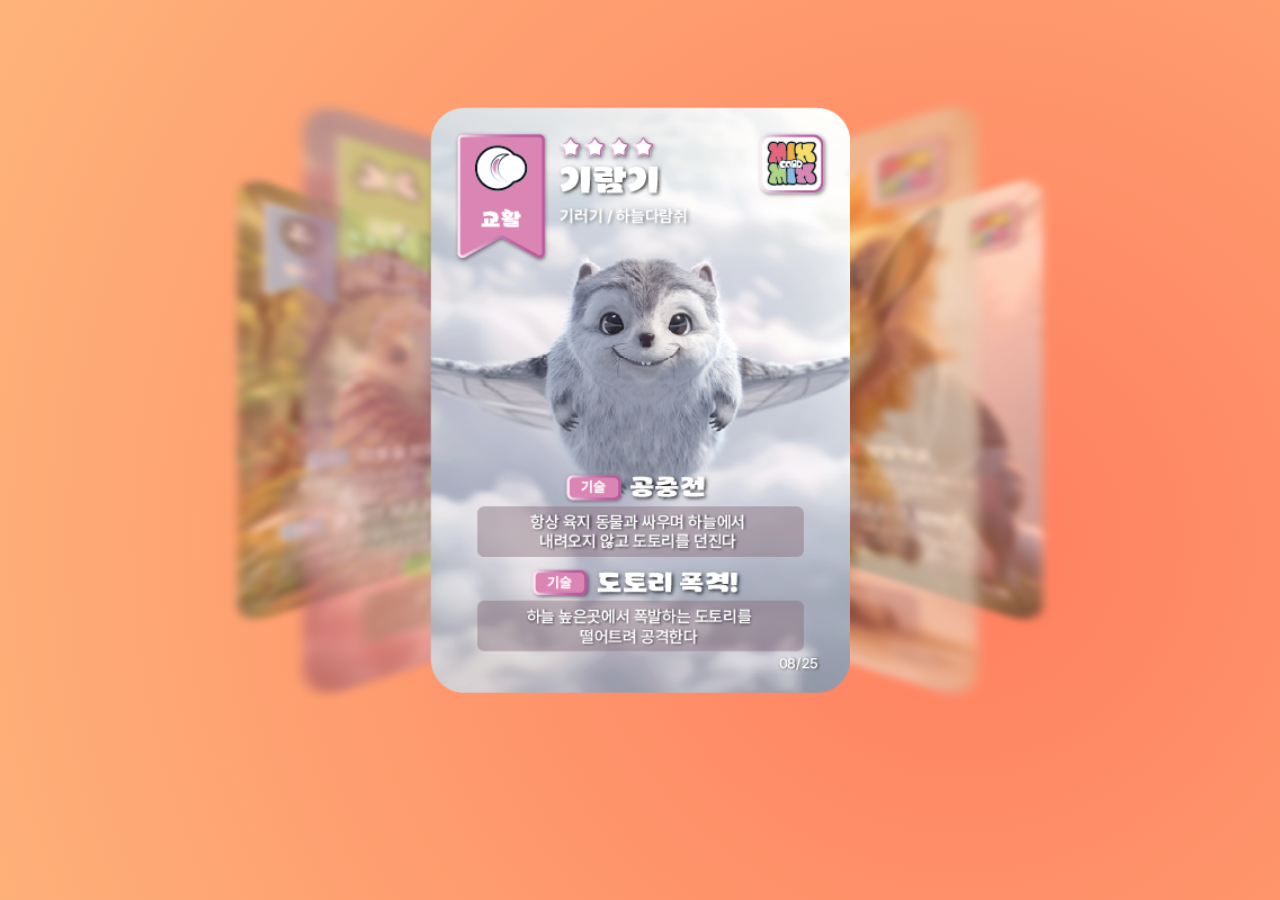
<file: index.html>
<!DOCTYPE html>
    <html lang="en">
    <head>
        <meta charset="UTF-8">
        <meta http-equiv="X-UA-Compatible" content="IE=edge">
        <meta name="viewport" content="width=device-width, initial-scale=1.0">
        <title>Document</title>
        <link rel="stylesheet" href="style.css">
    </head>
    <body>
     <div class="slider">
  <div class="item">
    <a href="page1.html?name=꾸로꼬&img=꾸로꼬.png">
      <img src="꾸로꼬.png" alt="Description 1">
    </a>
  </div>

  <div class="item">
    <a href="page1.html?name=갑갑벌레&img=갑갑벌레.png">
      <img src="갑갑벌레.png" alt="Card 1">
    </a>
  </div>

  <div class="item">
    <a href="page1.html?name=구구냐&img=구구냐.png">
      <img src="구구냐.png" alt="Card 1">
    </a>
  </div>

  <div class="item">
    <a href="page1.html?name=기람기&img=기람기.png">
      <img src="기람기.png" alt="Card 1">
    </a>
  </div>

  <div class="item">
    <a href="page1.html?name=꾸로로크&img=꾸로로크.png">
      <img src="꾸로로크.png" alt="Card 1">
    </a>
  </div>

  <div class="item">
    <a href="page1.html?name=레울&img=레울.png">
      <img src="레울.png" alt="Card 1">
    </a>
  </div>

  <div class="item">
    <a href="page1.html?name=문워캣&img=문워캣.png">
      <img src="문워캣.png" alt="Card 1">
    </a>
  </div>

  <div class="item">
    <a href="page1.html?name=미꾸달&img=미꾸달.png">
      <img src="미꾸달.png" alt="Card 1">
    </a>
  </div>

  <div class="item">
    <a href="page1.html?name=버터잭&img=버터잭.png">
      <img src="버터잭.png" alt="Card 1">
    </a>
  </div>

  <div class="item">
    <a href="page1.html?name=얼룩픽&img=얼룩픽.png">
      <img src="얼룩픽.png" alt="Card 1">
    </a>
</div> 

    <div class="item">
    <a href="page1.html?name=여우숨&img=여우숨.png">
      <img src="여우숨.png" alt="Card 1">
    </a>
  </div>

  <div class="item">
    <a href="page1.html?name=우파루룽&img=우파루룽.png">
      <img src="우파루룽.png" alt="Card 1">
    </a>
  </div>

  <div class="item">
    <a href="page1.html?name=코꾸굼&img=코꾸꿈.png">
      <img src="코꾸꿈.png" alt="Card 1">
    </a>
  </div>

  <div class="item">
    <a href="page1.html?name=코코맴매&img=코코맴매.png">
      <img src="코코맴매.png" alt="Card 1">
    </a>
  </div>


  <div class="item">
    <a href="page1.html?name=토토소&img=토토소.png">
      <img src="토토소.png" alt="Card 1">
    </a>
  </div>

  <div class="item">
    <a href="page1.html?name=포시꼬꼭꼬&img=포시꼬꼭꼬.png">
      <img src="포시꼬꼭꼬.png" alt="Card 1">
    </a>
  </div>

  <div class="item">
    <a href="page1.html?name=해로롱&img=해로롱.png">
      <img src="해로롱.png" alt="Card 1">
    </a>
  </div>

  <div class="item">
    <a href="page1.html?name=화르룩&img=화르룩.png">
      <img src="화르룩.png" alt="Card 1">
    </a>
  </div>


  <div class="item">
    <a href="page1.html?name=히코&img=히코.png">
      <img src="히코.png" alt="Card 1">
    </a>
  </div>

  <button id="next">></button>
  <button id="prev"><</button>
</div>

    
        <script src="app.js"></script>
    </body>
    </html>
</file>
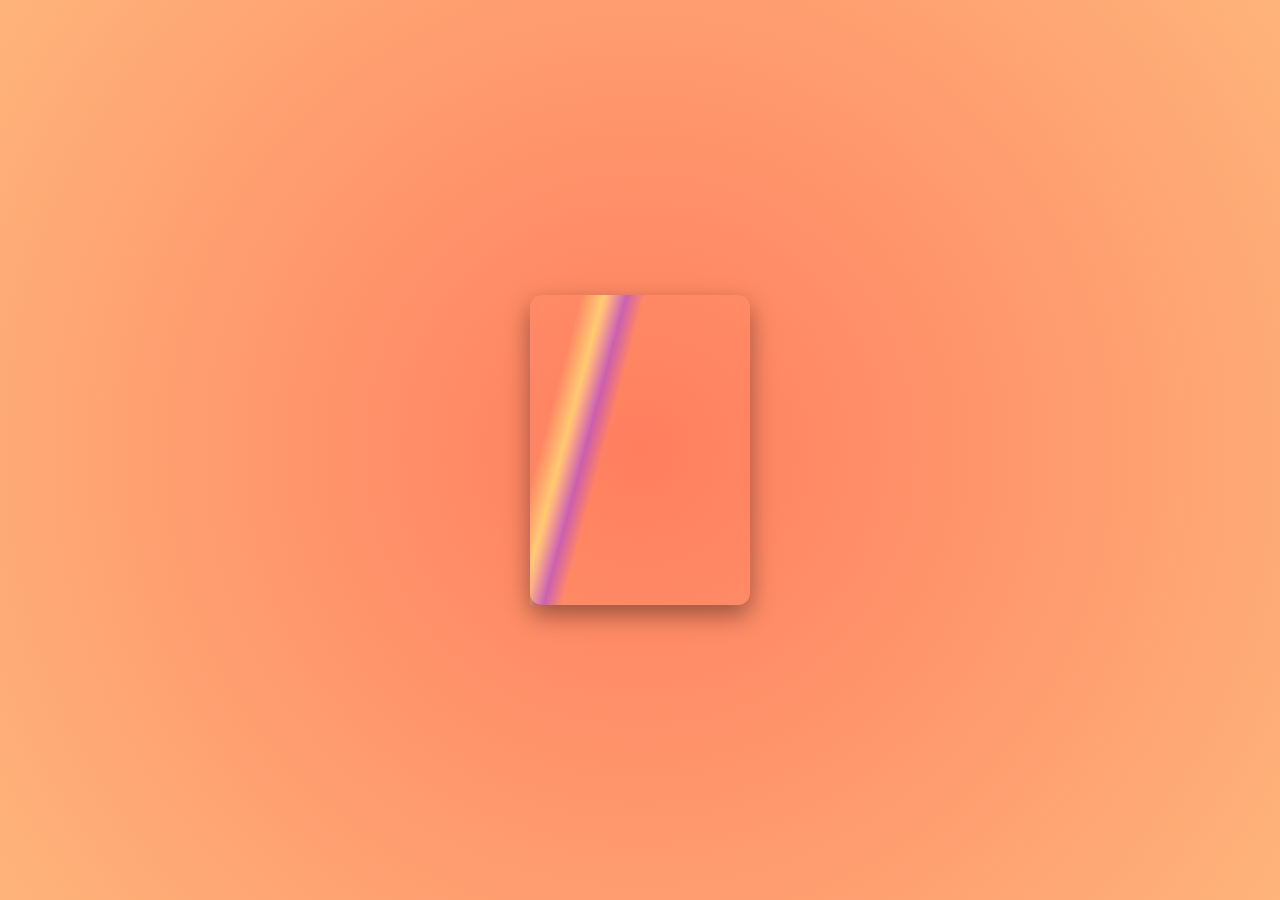
<file: card.html>
<!DOCTYPE html>
<html lang="ko">
<head>
  <meta charset="UTF-8" />
  <meta name="viewport" content="width=device-width, initial-scale=1.0, user-scalable=no" />
  <title>Card View</title>
  <style>
    body {
      display: flex;
      justify-content: center;
      align-items: center;
      height: 100vh;
      margin: 0;
      background: radial-gradient(circle, #ff7e5f, #feb47b);
      overflow: hidden;
    }

    .container {
      width: 220px;
      height: 310px;
      transition: all 0.1s;
      position: relative;
      transform-style: preserve-3d;
    }

    .overlay {
      position: absolute;
      width: 220px;
      height: 310px;
      background: linear-gradient(
        105deg,
        transparent 40%,
        rgba(255, 219, 112, 0.8) 45%,
        rgba(132, 50, 255, 0.6) 50%,
        transparent 54%
      );
      filter: brightness(1.1) opacity(0.8);
      mix-blend-mode: color-dodge;
      background-size: 150% 150%;
      background-position: 100%;
      transition: all 0.1s;
      pointer-events: none;
    }

    .card {
      width: 220px;
      height: 310px;
      background-size: cover;
      background-position: center;
      border-radius: 12px;
      box-shadow: 0 10px 25px rgba(0, 0, 0, 0.4);
    }
  </style>
</head>
<body>

  <div class="container">
    <div class="overlay"></div>
    <div class="card" id="card"></div>
  </div>

  <script>
    // URL 파라미터에서 img 값 가져오기
    const params = new URLSearchParams(window.location.search);
    const img = params.get("img");

    // 카드에 배경 이미지 적용
    if (img) {
      const card = document.getElementById("card");
      card.style.backgroundImage = `url('${img}')`;
    }

    // 마우스 클릭 상태 추적
    let isMouseDown = false;
    let initialTouchStartX, initialTouchStartY; // 터치 시작점 저장용 변수 추가

    // 마우스 클릭 시작 (mousedown)
    const container = document.querySelector('.container');
    const overlay = document.querySelector('.overlay');

    container.addEventListener('mousedown', function(e) {
      isMouseDown = true;
    });

    // 마우스 클릭 종료 (mouseup)
    container.addEventListener('mouseup', function() {
      isMouseDown = false;
    });

    // 모바일에서 터치 시작 (touchstart)
    container.addEventListener('touchstart', function(e) {
      isMouseDown = true;
      const touch = e.touches[0];
      // 터치 시작 지점을 저장합니다.
      initialTouchStartX = touch.pageX;
      initialTouchStartY = touch.pageY;

      // 기본 터치 동작(확대 등) 방지
      e.preventDefault();
    });

    // 모바일에서 터치 종료 (touchend)
    container.addEventListener('touchend', function() {
      isMouseDown = false;
      // 터치가 끝나면 오버레이와 카드 위치를 초기화하는 로직 추가
      overlay.style = 'filter: opacity(0)';
      container.style.transform = 'perspective(350px) rotateY(0deg) rotateX(0deg)';
    });

    // 마우스 움직임 (mousemove)
    container.addEventListener('mousemove', function(e) {
      if (isMouseDown) { // 클릭된 상태에서만 움직임 적용
        const x = e.offsetX;
        const y = e.offsetY;
        const rotateY = -1 / 5 * x + 20;
        const rotateX = 4 / 30 * y - 20;

        // 마우스의 현재 위치에 따라 오버레이 효과 조절
        overlay.style = `background-position: ${x / 5 + y / 5}%; filter: opacity(${Math.min(1, x / 220)}) brightness(1.2)`;
        container.style.transform = `perspective(350px) rotateX(${rotateX}deg) rotateY(${rotateY}deg)`;
      }
    });

    // 모바일에서 터치 이동 (touchmove)
    container.addEventListener('touchmove', function(e) {
      if (isMouseDown) {
        const touch = e.touches[0];

        // 터치 시작 지점으로부터의 상대적인 이동 거리 계산
        const diffX = touch.pageX - initialTouchStartX;
        const diffY = touch.pageY - initialTouchStartY;

        // 이동 차이에 따른 회전 계산 (상수 조절을 통해 회전 민감도 조절)
        const rotateY = -1 / 5 * (diffX * 0.5); // 민감도 조절
        const rotateX = 4 / 30 * (diffY * 0.5); // 민감도 조절

        // 오버레이 효과도 터치 이동 거리에 비례하여 변경
        const opacity = Math.min(1, Math.max(0, (Math.abs(diffX) + Math.abs(diffY)) / 400));
        overlay.style = `background-position: ${diffX / 5 + diffY / 5}%; filter: opacity(${opacity}) brightness(1.2)`;

        container.style.transform = `perspective(350px) rotateX(${rotateX}deg) rotateY(${rotateY}deg)`;

        // 기본 터치 동작(확대 등) 방지
        e.preventDefault();
      }
    });

    // 마우스가 벗어날 때 (mouseout)
    container.addEventListener('mouseout', function() {
      // isMouseDown이 false일 때만 실행되도록 조건 추가
      if (!isMouseDown) {
        overlay.style = 'filter: opacity(0)';
        container.style.transform = 'perspective(350px) rotateY(0deg) rotateX(0deg)';
      }
    });
  </script>

</body>
</html>
</file>
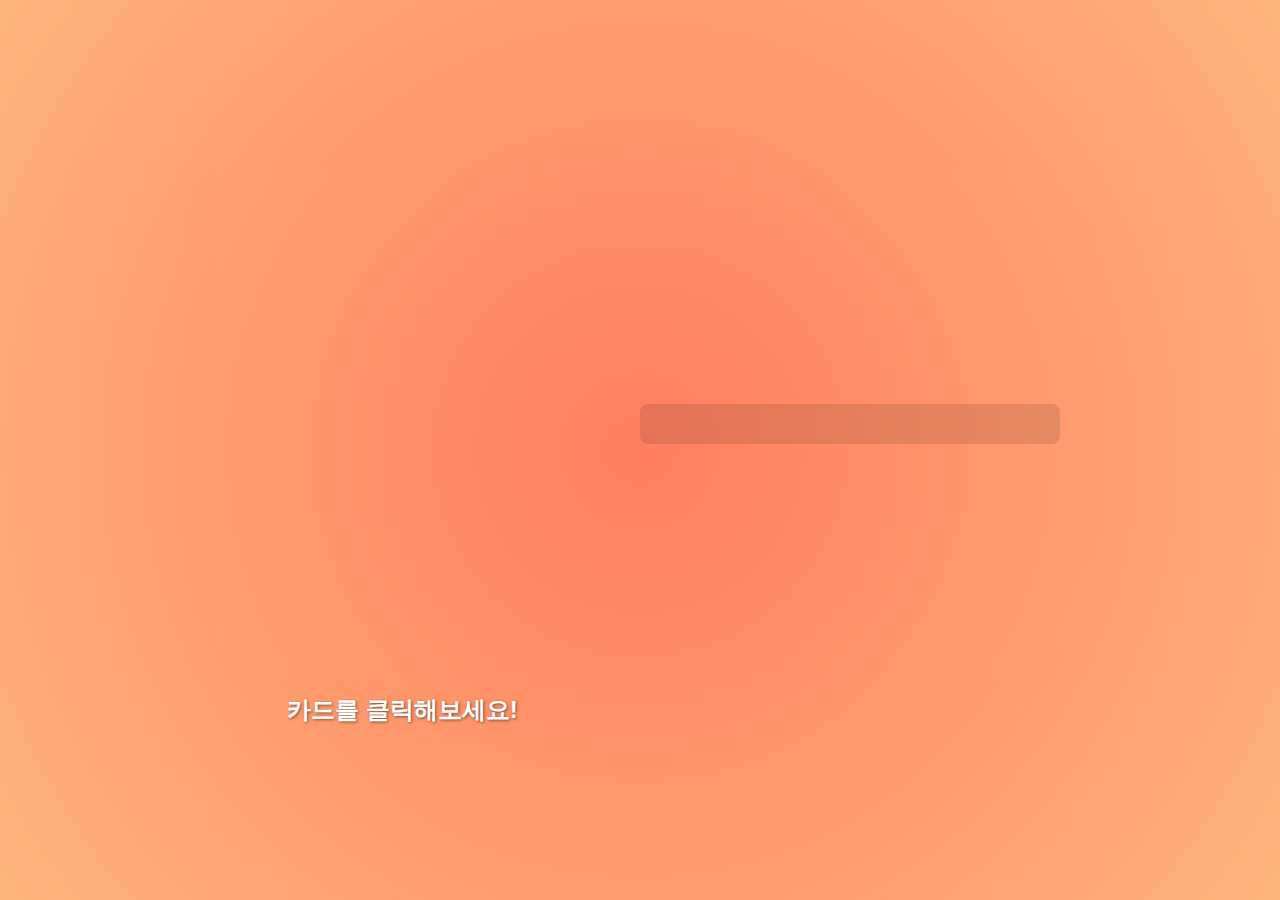
<file: page1.html>
<!DOCTYPE html>
<html lang="ko">
<head>
  <meta charset="UTF-8" />
  <title>상세 뷰</title>
  <style>
    body {
      margin: 0;
      background: radial-gradient(circle, #ff7e5f, #feb47b);
      color: white;
      font-family: 'Noto Sans KR', sans-serif;
      height: 100vh;
      display: flex;
      flex-direction: column;
      justify-content: center;
      align-items: center;
      padding: 40px;
      box-sizing: border-box;
      overflow-y: hidden;
    }

    .container {
      display: flex;
      width: 900px;
      height: 500px;
      border-radius: 12px;
      overflow: hidden;
      backdrop-filter: blur(10px);
      -webkit-backdrop-filter: blur(10px);
      position: relative;
    }

    .image-link {
      flex: 1;
      display: block;
      background-position: center;
      background-size: contain;
      background-repeat: no-repeat;
      border-top-left-radius: 12px;
      border-bottom-left-radius: 12px;
    }

    .info-section {
      flex: 1;
      display: flex;
      flex-direction: column;
      justify-content: center;
      padding: 30px;
      box-sizing: border-box;
      gap: 20px;
    }

    .description {
      text-align: left;
      border-radius: 8px;
      padding: 20px;
      font-size: 16px;
      line-height: 1.5;
      background: rgba(0, 0, 0, 0.1);
      overflow-y: auto;
    }

    .stats {
      border-radius: 8px;
      padding: 20px;
      display: flex;
      flex-direction: column;
      justify-content: center;
      gap: 15px;
      background: rgba(0, 0, 0, 0.1);
    }

    .stat {
      display: flex;
      flex-direction: column;
    }

    .stat-name {
      font-weight: 700;
      margin-bottom: 6px;
      font-size: 14px;
    }

    .stat-bar {
      width: 100%;
      height: 16px;
      background: #333;
      border-radius: 8px;
      overflow: hidden;
    }

    .stat-bar-fill {
      height: 100%;
      background: linear-gradient(90deg, #ff6f61, #ffb347);
      width: 0;
      transition: width 0.6s ease;
    }

    .click-text {
      margin-top: 20px;
      font-size: 1.5em;
      font-weight: bold;
      text-shadow: 1px 1px 3px rgba(0, 0, 0, 0.5);
      padding-right: 475px;
    }

    @keyframes pulse {
      0% { transform: scale(1); }
      50% { transform: scale(1.05); }
      100% { transform: scale(1); }
    }
  </style>
</head>
<body>
  <div class="container">
    <a id="imageLink" class="image-link"></a>
    <div class="info-section">
      <div class="description">
        </div>
    </div>
  </div>

  <div class="click-text">카드를 클릭해보세요!</div>

  <script>
    // 이미지별 설명 데이터를 객체에 저장
    const descriptions = {
      '01.png': '서식지 : 사하라 사막 중앙<br />특성: 모래사위를 하고 무리지어 생활한다<br />성격: 나쁜짓으로 하는 그런 그런것이 아니라 그런것이다',
      '02.png': '서식지 : 남극의 얼음 대륙<br />특성: 뛰어난 수영 실력을 가지고 있으며, 물범을 사냥한다<br />성격: 용감하고 호기심이 많다',
      '03.png': '서식지 : 아마존 열대우림<br />특성: 강력한 발톱을 이용해 나무 위를 빠르게 이동한다<br />성격: 평화롭고 온순하다',
      '04.png': '서식지 : 아프리카 사바나<br />특성: 목이 길어 높은 나무의 잎을 먹는다<br />성격: 조용하고 신중하다',
      '05.png': '유형 : 흉폭<br />서식지 : 검은 강과 메마른 평원의 중간지대<br />낮에는 햇볕을 즐기며 평원에서 세력을 넓히고, 밤에는 강 속으로 들어가 사냥한다 흙과 물이 뒤섞인 탁한 늪지대가 주요 보금자리이며, 그 울음소리가 울려 펴질 때마다 주변의 동물들은 모두 달아난다.',
      '06.png': '서식지 : 늪지대와 습지<br />특성: 위장술의 달인으로, 주변 환경과 완벽히 동화된다<br />성격: 차분하고 은밀하다',
      '07.png': '서식지 : 히말라야 산맥<br />특성: 가파른 절벽을 자유롭게 오르내린다<br />성격: 고독을 즐기며, 예민하다',
      '08.png': '서식지 : 동남아시아의 밀림<br />특성: 화려한 색깔의 깃털을 가졌으며, 아름다운 소리로 운다<br />성격: 사교적이고 호기심이 강하다',
      '09.png': '서식지 : 북아메리카의 숲<br />특성: 밤에 활동하며, 예리한 청각으로 먹이를 찾는다<br />성격: 신중하며, 가족을 매우 아낀다',
      '10.png': '서식지 : 대서양의 심해<br />특성: 몸에서 빛을 내어 어두운 바다 속을 밝힌다<br />성격: 조용하며, 신비로운 분위기를 풍긴다',
      '11.png': '서식지 : 오스트레일리아의 초원<br />특성: 점프력이 매우 뛰어나며, 먼 거리를 빠르게 이동한다<br />성격: 온순하며, 무리 생활을 즐긴다',
      '12.png': '서식지 : 중동의 사막<br />특성: 등에 있는 혹에 물을 저장해 오래 버틴다<br />성격: 인내심이 강하고, 충직하다',
      '13.png': '서식지 : 시베리아의 설원<br />특성: 두꺼운 가죽과 털로 혹한의 추위를 견뎌낸다<br />성격: 강인하고 독립적이다',
      '14.png': '서식지 : 갈라파고스 군도<br />특성: 수명이 매우 길며, 느리고 꾸준하게 움직인다<br />성격: 침착하고 지혜롭다',
      '15.png': '서식지 : 남극의 바다<br />특성: 집단으로 사냥하며, 얼음 위를 미끄러지듯 이동한다<br />성격: 협동적이고 명랑하다',
      '16.png': '서식지 : 북아프리카의 초원<br />특성: 뿔을 이용해 강력한 공격을 펼치며, 무리를 보호한다<br />성격: 호전적이지만, 동료에게는 다정하다',
      '17.png': '서식지 : 캘리포니아의 숲<br />특성: 앞발을 이용해 물건을 잡고 먹이를 먹는다<br />성격: 영리하고 장난기가 많다',
      '18.png': '서식지 : 아마존 강<br />특성: 날카로운 이빨로 먹이를 사냥하며, 무리지어 다닌다<br />성격: 공격적이고 포악하다',
      '19.png': '서식지 : 멕시코의 늪지<br />특성: 등딱지가 매우 단단하며, 적의 공격을 효과적으로 막는다<br />성격: 겁이 많지만, 숨는 데 능숙하다',
      '20.png': '서식지 : 아시아의 숲<br />특성: 긴 꼬리를 이용해 나무 위를 균형 있게 이동한다<br />성격: 호기심이 많고 민첩하다',
      '21.png': '서식지 : 중국의 대나무 숲<br />특성: 하루 종일 대나무를 먹으며, 평화로운 성격을 가졌다<br />성격: 느긋하고 게으르다',
      '22.png': '서식지 : 아프리카의 강가<br />특성: 물속에서 대부분의 시간을 보내며, 강력한 힘을 가졌다<br />성격: 조용하고 과묵하다',
      '23.png': '서식지 : 유럽의 숲<br />특성: 아름다운 뿔을 가졌으며, 매우 빠르게 달린다<br />성격: 우아하고 온순하다',
      '24.png': '서식지 : 북극해<br />특성: 거대한 덩치와 긴 어금니를 가졌다<br />성격: 느릿하지만, 끈기가 있다',
      '25.png': '서식지 : 인도네시아의 화산 지대<br />특성: 용암 속에서도 살아남을 수 있는 능력을 가졌다<br />성격: 뜨겁고 열정적이다',
      '26.png': '서식지 : 깊은 동굴 속<br />특성: 시력이 거의 없지만, 뛰어난 청각과 촉각으로 세상을 느낀다<br />성격: 신중하고 조용하다',
      '27.png': '서식지 : 지중해의 섬<br />특성: 튼튼한 다리와 날카로운 발톱을 가졌다<br />성격: 훈련을 통해 충직하게 길들여질 수 있다',
      '28.png': '서식지 : 아르헨티나의 초원<br />특성: 독특한 무늬의 털을 가졌으며, 풀을 먹고 산다<br />성격: 매우 소심하지만, 친해지면 장난기가 많아진다',
      '29.png': '서식지 : 러시아의 숲<br />특성: 큰 덩치와 뛰어난 사냥 능력으로 숲의 왕으로 군림한다<br />성격: 난폭하고 성질이 급하다',
      '30.png': '서식지 : 바다 속 산호초<br />특성: 화려한 색상의 비늘을 가졌으며, 빠르게 헤엄친다<br />성격: 자유롭고 평화를 사랑한다'
    };

    const params = new URLSearchParams(window.location.search);
    const img = params.get("img");

    if (img) {
      const link = document.getElementById("imageLink");
      link.style.backgroundImage = `url('${img}')`;
      link.href = `card.html?img=${encodeURIComponent(img)}`;

      const descriptionElement = document.querySelector(".description");
      const descriptionText = descriptions[img] || '해당하는 설명이 없습니다.';
      descriptionElement.innerHTML = descriptionText;
    }
  </script>
</body>
</html>
</file>
<file: style.css>
body{
    background: radial-gradient(circle, #ff7e5f, #feb47b);
    min-height: 100vh;
    margin: 0;
    display: flex;
    justify-content: center;
    align-items: center;
    font-family: monospace;
    background-size : 1920px 1080px
}

.slider{
    position: relative;
    width: 100%;
    height: 740px; /* 기존 370px의 2배 */
    overflow: hidden;
}

.item{
    position: absolute;
    width: 420px; /* 기존 210px의 2배 */
    height: 640px; /* 기존 320px의 2배 */
    text-align: justify;
    border-radius: 10px;
    transition: 0.5s;
    left: calc(50% - 210px); /* (width / 2) 만큼 조정 */
    top: 0;
}

#next, #prev{
    position: absolute;
    top: 45%; /* 버튼 위치 조정 */
    color: rgba(255, 255, 255, 0);
    background-color: transparent;
    border: none;
    font-size: 90px; /* 버튼 크기 키움 */
    font-family: monospace;
    font-weight: bold;
    left: 200px; /* 버튼 위치 조정 */
}

#next{
    left: unset;
    right: 200px; /* 버튼 위치 조정 */
}


.item {
    position: absolute;
    width: 420px; /* 기존 200px에서 2배 이상 키움 */
    height: 640px; /* 기존 280px에서 2배 이상 키움 */
    border-radius: 15px;
    overflow: hidden;
    transition: 0.5s;
    left: calc(50% - 210px); /* (width / 2) 만큼 조정 */
    top: 0;
}

.item img {
    width: 100%;
    height: 100%;
    object-fit: contain;
    display: block;
    border-radius: inherit;
}
</file>
